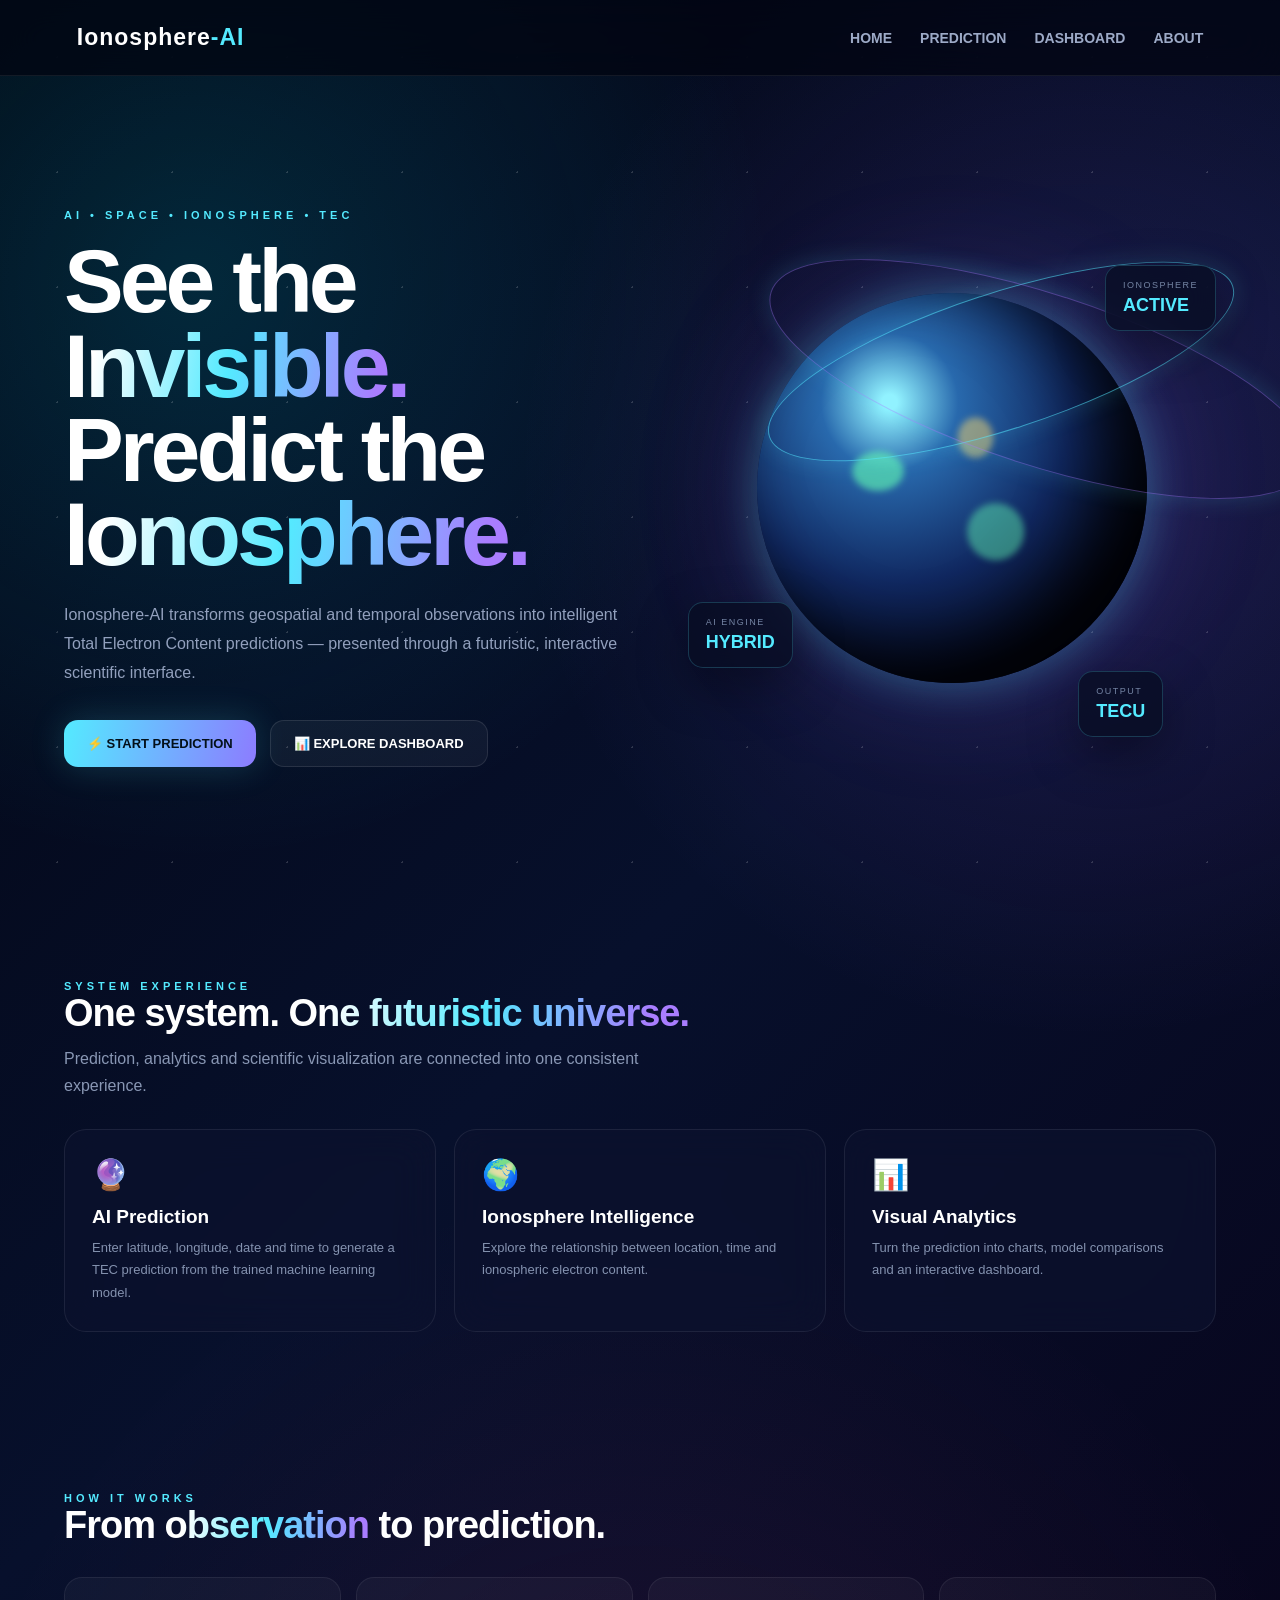
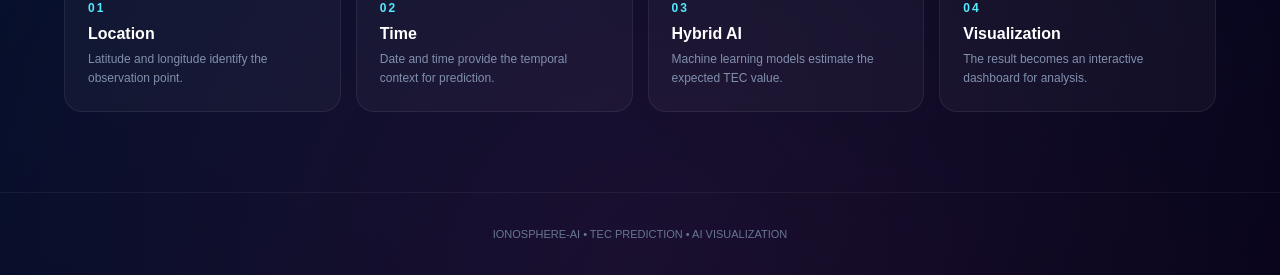
<file: templates/index.html>
<!DOCTYPE html>
<html lang="en">
<head>

    <meta charset="UTF-8">
    <meta name="viewport" content="width=device-width, initial-scale=1.0">

    <title>Ionosphere-AI | Home</title>

    <style>

        * {
            margin: 0;
            padding: 0;
            box-sizing: border-box;
        }

        html {
            scroll-behavior: smooth;
        }

        body {

            min-height: 100vh;

            font-family:
                "Segoe UI",
                Arial,
                sans-serif;

            color: white;

            background:
                radial-gradient(
                    circle at 15% 15%,
                    rgba(0,225,255,.15),
                    transparent 30%
                ),
                radial-gradient(
                    circle at 85% 25%,
                    rgba(143,92,255,.17),
                    transparent 32%
                ),
                radial-gradient(
                    circle at 50% 100%,
                    rgba(255,90,200,.08),
                    transparent 35%
                ),
                linear-gradient(
                    135deg,
                    #020511,
                    #07102c 50%,
                    #08041b
                );

            overflow-x: hidden;
        }


        /* ================= STARS ================= */

        body::before {

            content: "";

            position: fixed;

            inset: 0;

            pointer-events: none;

            background-image:
                radial-gradient(
                    circle,
                    white 1px,
                    transparent 1px
                );

            background-size:
                115px 115px;

            opacity: .16;

            z-index: -2;
        }


        /* ================= NAVBAR ================= */

        .navbar {

            height: 76px;

            padding: 0 6%;

            display: flex;

            align-items: center;

            justify-content: space-between;

            position: sticky;

            top: 0;

            z-index: 100;

            background:
                rgba(2,5,17,.72);

            backdrop-filter:
                blur(20px);

            border-bottom:
                1px solid
                rgba(255,255,255,.07);
        }


        .logo {

            color: white;

            text-decoration: none;

            font-size: 23px;

            font-weight: 900;

            letter-spacing: 1px;
        }


        .logo span {

            color: #54eaff;

        }


        .nav-links {

            display: flex;

            gap: 28px;

        }


        .nav-links a {

            color: #9daac7;

            text-decoration: none;

            font-size: 14px;

            font-weight: 700;

            transition: .3s;
        }


        .nav-links a:hover {

            color: #54eaff;

            text-shadow:
                0 0 18px
                rgba(84,234,255,.7);
        }


        /* ================= HERO ================= */

        .hero {

            width:
                min(1200px,90%);

            min-height:
                calc(100vh - 76px);

            margin:
                auto;

            display:
                grid;

            grid-template-columns:
                1.05fr .95fr;

            align-items:
                center;

            gap: 40px;

            padding:
                60px 0;
        }


        .eyebrow {

            color:
                #54eaff;

            font-size:
                11px;

            font-weight:
                900;

            letter-spacing:
                4px;

            text-transform:
                uppercase;
        }


        .hero h1 {

            margin-top:
                18px;

            font-size:
                clamp(
                    50px,
                    7vw,
                    90px
                );

            line-height:
                .94;

            letter-spacing:
                -4px;
        }


        .gradient {

            background:
                linear-gradient(
                    100deg,
                    #ffffff 10%,
                    #54eaff 48%,
                    #a97dff 90%
                );

            -webkit-background-clip:
                text;

            -webkit-text-fill-color:
                transparent;
        }


        .hero p {

            max-width:
                650px;

            margin-top:
                25px;

            color:
                #92a0bd;

            font-size:
                16px;

            line-height:
                1.8;
        }


        /* ================= BUTTONS ================= */

        .buttons {

            display:
                flex;

            gap:
                14px;

            flex-wrap:
                wrap;

            margin-top:
                32px;
        }


        .btn {

            display:
                inline-flex;

            align-items:
                center;

            justify-content:
                center;

            padding:
                15px 23px;

            border-radius:
                14px;

            text-decoration:
                none;

            font-size:
                13px;

            font-weight:
                900;

            transition:
                .3s;
        }


        .btn-primary {

            color:
                #03101a;

            background:
                linear-gradient(
                    100deg,
                    #54eaff,
                    #8c7cff
                );

            box-shadow:
                0 0 35px
                rgba(84,234,255,.18);
        }


        .btn-secondary {

            color:
                white;

            background:
                rgba(255,255,255,.045);

            border:
                1px solid
                rgba(255,255,255,.10);
        }


        .btn:hover {

            transform:
                translateY(-4px);

            box-shadow:
                0 15px 40px
                rgba(0,0,0,.35);
        }


        /* ================= EARTH ================= */

        .visual {

            position:
                relative;

            min-height:
                530px;

            display:
                flex;

            align-items:
                center;

            justify-content:
                center;
        }


        .earth {

            width:
                min(
                    390px,
                    70vw
                );

            aspect-ratio:
                1;

            border-radius:
                50%;

            position:
                relative;

            background:
                radial-gradient(
                    circle at 34% 28%,
                    #91f2ff 0 2%,
                    #2869ad 18%,
                    #10275f 48%,
                    #030616 74%
                );

            box-shadow:

                0 0 45px
                rgba(84,234,255,.32),

                inset -40px -25px 70px
                rgba(0,0,0,.75),

                0 0 130px
                rgba(139,99,255,.20);

            animation:
                earthFloat
                6s ease-in-out
                infinite;
        }


        .earth::before {

            content: "";

            position: absolute;

            inset: 7%;

            border-radius:
                50%;

            background:

                radial-gradient(
                    ellipse at 28% 45%,
                    rgba(100,255,180,.75)
                    0 7%,
                    transparent 8%
                ),

                radial-gradient(
                    ellipse at 57% 35%,
                    rgba(255,220,110,.6)
                    0 6%,
                    transparent 7%
                ),

                radial-gradient(
                    ellipse at 63% 63%,
                    rgba(100,255,180,.55)
                    0 9%,
                    transparent 10%
                );

            filter:
                blur(3px);

            opacity:
                .8;
        }


        .atmosphere {

            position:
                absolute;

            width:
                125%;

            height:
                35%;

            border:
                1px solid
                rgba(84,234,255,.55);

            border-radius:
                50%;

            transform:
                rotate(-18deg);

            box-shadow:
                0 0 25px
                rgba(84,234,255,.16);
        }


        .atmosphere.two {

            width:
                145%;

            height:
                44%;

            border-color:
                rgba(164,124,255,.38);

            transform:
                rotate(18deg);
        }


        @keyframes earthFloat {

            0%,100% {

                transform:
                    translateY(0)
                    rotate(0deg);

            }

            50% {

                transform:
                    translateY(-12px)
                    rotate(1deg);

            }

        }


        /* ================= FLOAT CARDS ================= */

        .float-card {

            position:
                absolute;

            padding:
                14px 17px;

            border-radius:
                15px;

            background:
                rgba(8,14,35,.78);

            border:
                1px solid
                rgba(84,234,255,.20);

            backdrop-filter:
                blur(15px);

            box-shadow:
                0 18px 50px
                rgba(0,0,0,.35);

            animation:
                float
                4s ease-in-out
                infinite;
        }


        .float-card small {

            display:
                block;

            color:
                #7585a4;

            font-size:
                9px;

            letter-spacing:
                1.5px;
        }


        .float-card strong {

            display:
                block;

            margin-top:
                5px;

            color:
                #54eaff;

            font-size:
                18px;
        }


        .card-one {

            top:
                8%;

            right:
                0;
        }


        .card-two {

            bottom:
                16%;

            left:
                0;

            animation-delay:
                1s;
        }


        .card-three {

            bottom:
                3%;

            right:
                10%;

            animation-delay:
                2s;
        }


        @keyframes float {

            50% {

                transform:
                    translateY(-10px);

            }

        }


        /* ================= FEATURES ================= */

        .section {

            width:
                min(
                    1200px,
                    90%
                );

            margin:
                auto;

            padding:
                80px 0;
        }


        .section-title {

            font-size:
                38px;

            letter-spacing:
                -1px;
        }


        .section-description {

            margin-top:
                10px;

            color:
                #8997b4;

            max-width:
                650px;

            line-height:
                1.7;
        }


        .features {

            display:
                grid;

            grid-template-columns:
                repeat(
                    3,
                    1fr
                );

            gap:
                18px;

            margin-top:
                30px;
        }


        .feature {

            padding:
                27px;

            border-radius:
                22px;

            background:
                rgba(12,19,46,.68);

            border:
                1px solid
                rgba(255,255,255,.08);

            backdrop-filter:
                blur(18px);

            transition:
                .35s;
        }


        .feature:hover {

            transform:
                translateY(-8px);

            border-color:
                rgba(84,234,255,.25);

            box-shadow:
                0 20px 60px
                rgba(0,0,0,.30);
        }


        .feature-icon {

            font-size:
                30px;
        }


        .feature h3 {

            margin-top:
                14px;

            font-size:
                19px;
        }


        .feature p {

            margin-top:
                9px;

            color:
                #8492af;

            font-size:
                13px;

            line-height:
                1.7;
        }


        /* ================= HOW IT WORKS ================= */

        .steps {

            display:
                grid;

            grid-template-columns:
                repeat(
                    4,
                    1fr
                );

            gap:
                15px;

            margin-top:
                30px;
        }


        .step {

            padding:
                23px;

            border-radius:
                18px;

            background:
                rgba(255,255,255,.035);

            border:
                1px solid
                rgba(255,255,255,.07);
        }


        .step-number {

            color:
                #54eaff;

            font-size:
                12px;

            font-weight:
                900;

            letter-spacing:
                2px;
        }


        .step h3 {

            margin-top:
                10px;

            font-size:
                16px;
        }


        .step p {

            margin-top:
                7px;

            color:
                #8190ad;

            font-size:
                12px;

            line-height:
                1.6;
        }


        /* ================= FOOTER ================= */

        footer {

            padding:
                35px 6%;

            text-align:
                center;

            color:
                #687792;

            font-size:
                11px;

            border-top:
                1px solid
                rgba(255,255,255,.06);
        }


        /* ================= RESPONSIVE ================= */

        @media(max-width:900px) {

            .hero {

                grid-template-columns:
                    1fr;

                text-align:
                    center;
            }


            .hero p {

                margin-left:
                    auto;

                margin-right:
                    auto;
            }


            .buttons {

                justify-content:
                    center;
            }


            .visual {

                min-height:
                    430px;
            }


            .features {

                grid-template-columns:
                    1fr 1fr;
            }


            .steps {

                grid-template-columns:
                    1fr 1fr;
            }

        }


        @media(max-width:600px) {

            .nav-links {

                display:
                    none;
            }


            .hero,
            .section {

                width:
                    92%;
            }


            .hero h1 {

                letter-spacing:
                    -2px;
            }


            .visual {

                min-height:
                    350px;
            }


            .features,
            .steps {

                grid-template-columns:
                    1fr;
            }


            .earth {

                width:
                    280px;
            }

        }

    </style>

</head>


<body>


<!-- =====================================================
     NAVBAR
===================================================== -->

<nav class="navbar">

    <a
        href="/home"
        class="logo"
    >
        Ionosphere<span>-AI</span>
    </a>


    <div class="nav-links">

        <a
            href="/home"
        >
            HOME
        </a>

        <a
            href="/prediction"
        >
            PREDICTION
        </a>

        <a
            href="/dashboard"
        >
            DASHBOARD
        </a>

        <a
            href="/about"
        >
            ABOUT
        </a>

    </div>

</nav>


<!-- =====================================================
     HERO
===================================================== -->

<section class="hero">


    <!-- LEFT -->

    <div>

        <div class="eyebrow">
            AI • SPACE • IONOSPHERE • TEC
        </div>


        <h1>

            See the
            <span class="gradient">
                Invisible.
            </span>

            <br>

            Predict the
            <span class="gradient">
                Ionosphere.
            </span>

        </h1>


        <p>

            Ionosphere-AI transforms geospatial and
            temporal observations into intelligent
            Total Electron Content predictions —
            presented through a futuristic,
            interactive scientific interface.

        </p>


        <div class="buttons">

            <a
                href="/prediction"
                class="btn btn-primary"
            >
                ⚡ START PREDICTION
            </a>


            <a
                href="/dashboard"
                class="btn btn-secondary"
            >
                📊 EXPLORE DASHBOARD
            </a>

        </div>

    </div>


    <!-- RIGHT -->

    <div class="visual">


        <div class="earth">

            <div
                class="atmosphere"
            ></div>

            <div
                class="atmosphere two"
            ></div>

        </div>


        <!-- FLOAT CARD -->

        <div
            class="float-card card-one"
        >

            <small>
                IONOSPHERE
            </small>

            <strong>
                ACTIVE
            </strong>

        </div>


        <div
            class="float-card card-two"
        >

            <small>
                AI ENGINE
            </small>

            <strong>
                HYBRID
            </strong>

        </div>


        <div
            class="float-card card-three"
        >

            <small>
                OUTPUT
            </small>

            <strong>
                TECU
            </strong>

        </div>

    </div>

</section>


<!-- =====================================================
     FEATURES
===================================================== -->

<section class="section">


    <div class="eyebrow">
        SYSTEM EXPERIENCE
    </div>


    <h2 class="section-title">

        One system.
        <span class="gradient">
            One futuristic universe.
        </span>

    </h2>


    <p class="section-description">

        Prediction, analytics and scientific
        visualization are connected into one
        consistent experience.

    </p>


    <div class="features">


        <div class="feature">

            <div class="feature-icon">
                🔮
            </div>

            <h3>
                AI Prediction
            </h3>

            <p>
                Enter latitude, longitude,
                date and time to generate
                a TEC prediction from the
                trained machine learning model.
            </p>

        </div>


        <div class="feature">

            <div class="feature-icon">
                🌍
            </div>

            <h3>
                Ionosphere Intelligence
            </h3>

            <p>
                Explore the relationship between
                location, time and ionospheric
                electron content.
            </p>

        </div>


        <div class="feature">

            <div class="feature-icon">
                📊
            </div>

            <h3>
                Visual Analytics
            </h3>

            <p>
                Turn the prediction into charts,
                model comparisons and an
                interactive dashboard.
            </p>

        </div>

    </div>

</section>


<!-- =====================================================
     HOW IT WORKS
===================================================== -->

<section class="section">


    <div class="eyebrow">
        HOW IT WORKS
    </div>


    <h2 class="section-title">

        From
        <span class="gradient">
            observation
        </span>
        to prediction.

    </h2>


    <div class="steps">


        <div class="step">

            <div class="step-number">
                01
            </div>

            <h3>
                Location
            </h3>

            <p>
                Latitude and longitude
                identify the observation
                point.
            </p>

        </div>


        <div class="step">

            <div class="step-number">
                02
            </div>

            <h3>
                Time
            </h3>

            <p>
                Date and time provide
                the temporal context
                for prediction.
            </p>

        </div>


        <div class="step">

            <div class="step-number">
                03
            </div>

            <h3>
                Hybrid AI
            </h3>

            <p>
                Machine learning models
                estimate the expected
                TEC value.
            </p>

        </div>


        <div class="step">

            <div class="step-number">
                04
            </div>

            <h3>
                Visualization
            </h3>

            <p>
                The result becomes
                an interactive dashboard
                for analysis.
            </p>

        </div>

    </div>

</section>


<!-- =====================================================
     FOOTER
===================================================== -->

<footer>

    IONOSPHERE-AI
    •
    TEC PREDICTION
    •
    AI VISUALIZATION

</footer>


</body>
</html>
</file>
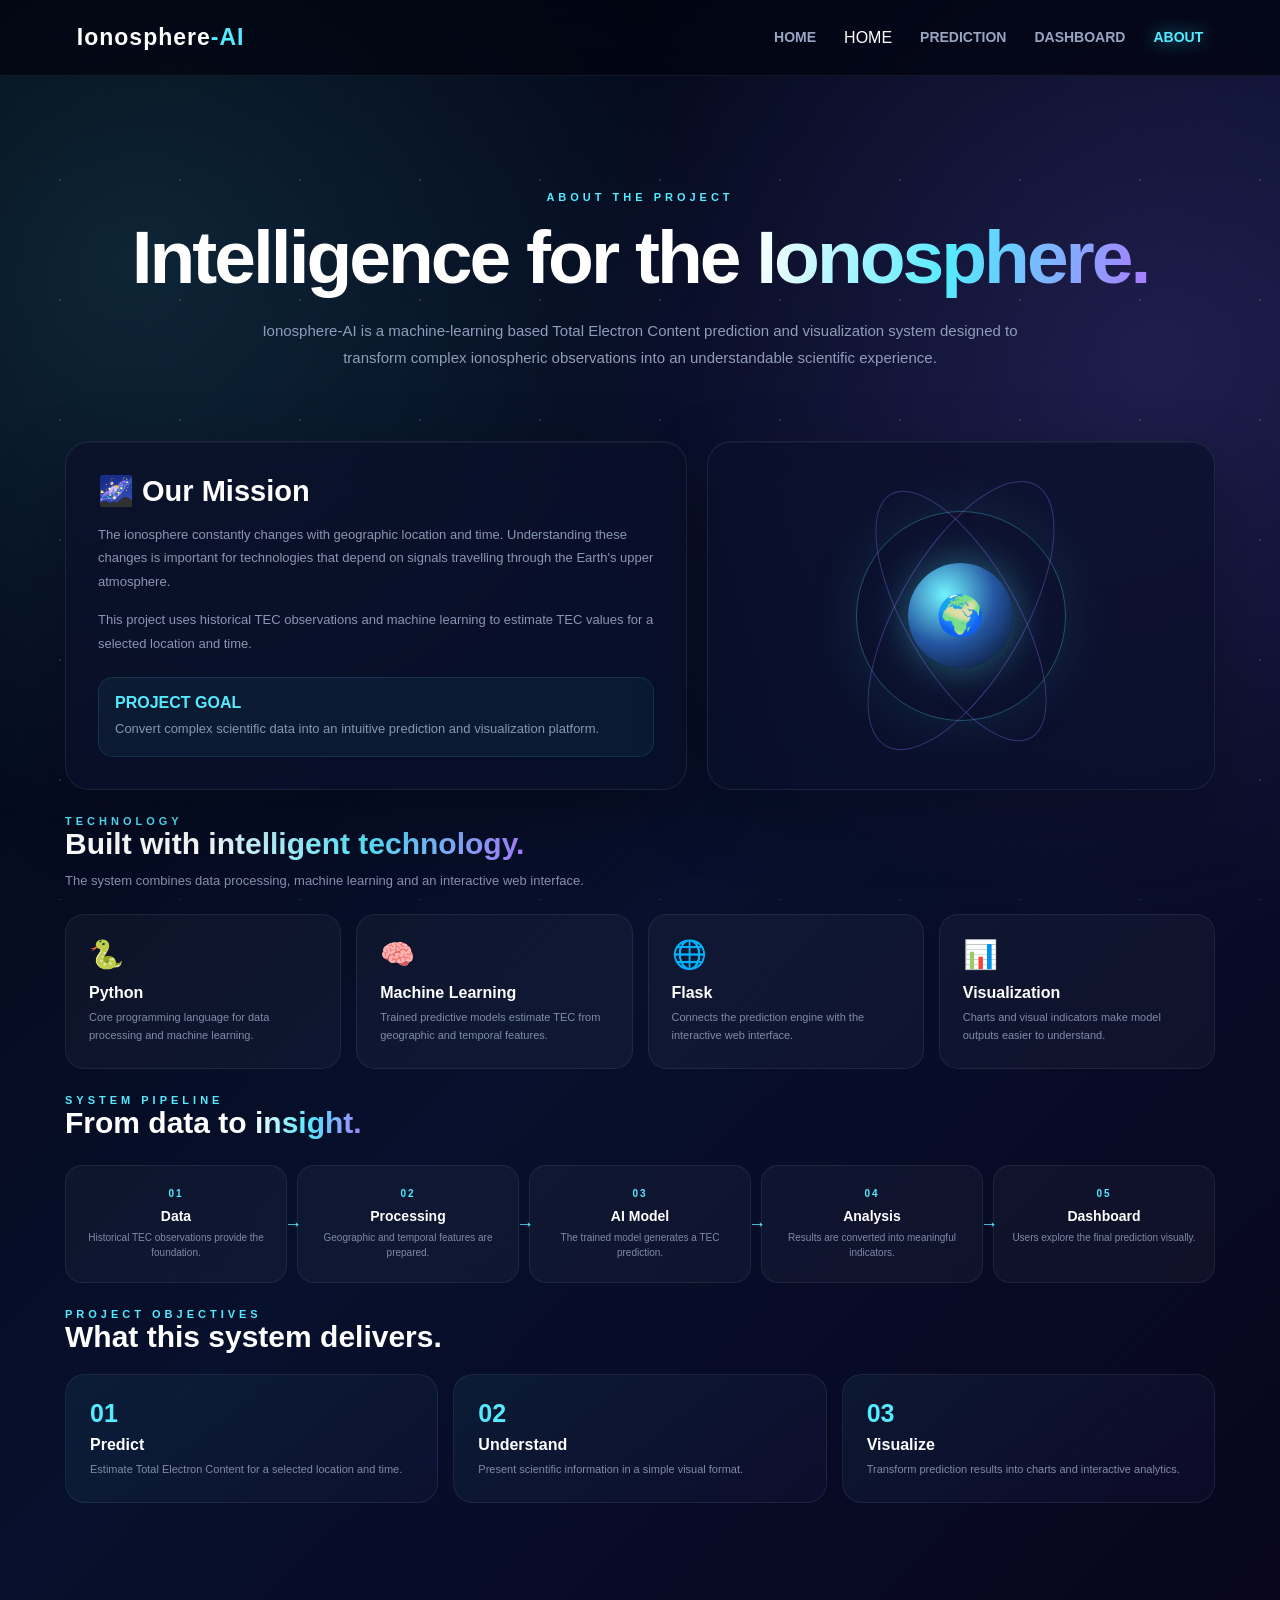
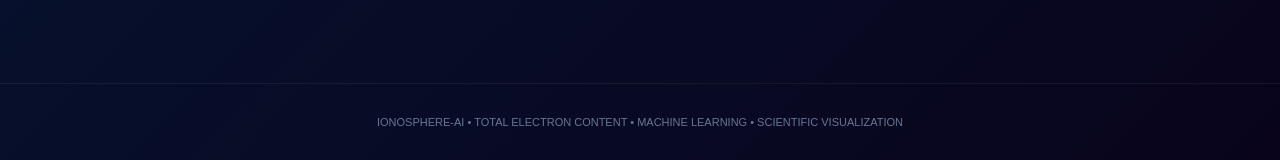
<file: templates/about.html>
<!DOCTYPE html>
<html lang="en">
<head>

<meta charset="UTF-8">
<meta name="viewport" content="width=device-width, initial-scale=1.0">

<title>About | Ionosphere-AI</title>

<style>

*{
    margin:0;
    padding:0;
    box-sizing:border-box;
}

body{
    min-height:100vh;
    font-family:"Segoe UI",Arial,sans-serif;
    color:white;

    background:
        radial-gradient(circle at 10% 15%,rgba(84,234,255,.13),transparent 30%),
        radial-gradient(circle at 90% 20%,rgba(157,102,255,.16),transparent 32%),
        linear-gradient(135deg,#020511,#07102c 52%,#09041c);

    overflow-x:hidden;
}

body::before{
    content:"";
    position:fixed;
    inset:0;
    pointer-events:none;

    background-image:
        radial-gradient(circle,white 1px,transparent 1px);

    background-size:120px 120px;
    opacity:.13;
    z-index:-1;
}


/* ================= NAVBAR ================= */

.navbar{
    height:76px;
    padding:0 6%;

    display:flex;
    align-items:center;
    justify-content:space-between;

    position:sticky;
    top:0;
    z-index:100;

    background:rgba(2,5,17,.76);
    backdrop-filter:blur(20px);

    border-bottom:1px solid rgba(255,255,255,.07);
}

.logo{
    color:white;
    text-decoration:none;

    font-size:23px;
    font-weight:900;
    letter-spacing:1px;
}

.logo span{
    color:#54eaff;
}

.nav-links{
    display:flex;
    gap:28px;
}

.nav-links a{
    color:#98a6c3;
    text-decoration:none;

    font-size:14px;
    font-weight:700;

    transition:.3s;
}

.nav-links a:hover,
.nav-links a.active{
    color:#54eaff;

    text-shadow:
        0 0 18px rgba(84,234,255,.7);
}


/* ================= MAIN ================= */

.container{
    width:min(1150px,90%);
    margin:auto;
    padding:80px 0 100px;
}


/* ================= HERO ================= */

.hero{
    text-align:center;
    padding:35px 0 70px;
}

.eyebrow{
    color:#54eaff;

    font-size:11px;
    font-weight:900;

    letter-spacing:4px;
    text-transform:uppercase;
}

.hero h1{
    margin-top:17px;

    font-size:
        clamp(45px,7vw,75px);

    line-height:1;

    letter-spacing:-3px;
}

.gradient{
    background:
        linear-gradient(
            100deg,
            #fff,
            #54eaff,
            #a87cff
        );

    -webkit-background-clip:text;
    -webkit-text-fill-color:transparent;
}

.hero p{
    max-width:760px;
    margin:22px auto 0;

    color:#8f9db9;

    font-size:15px;
    line-height:1.8;
}


/* ================= GLASS ================= */

.glass{
    background:
        rgba(10,17,42,.70);

    border:
        1px solid rgba(255,255,255,.08);

    border-radius:24px;

    padding:32px;

    backdrop-filter:blur(20px);

    box-shadow:
        0 25px 70px rgba(0,0,0,.28),

        inset 0 1px 0
        rgba(255,255,255,.04);
}


/* ================= MISSION ================= */

.mission{
    display:grid;

    grid-template-columns:
        1.1fr .9fr;

    gap:20px;

    align-items:stretch;
}

.mission h2{
    font-size:29px;
}

.mission p{
    margin-top:15px;

    color:#8997b3;

    font-size:13px;
    line-height:1.8;
}

.highlight{
    margin-top:22px;

    padding:16px;

    border-radius:15px;

    background:
        rgba(84,234,255,.05);

    border:
        1px solid rgba(84,234,255,.12);
}

.highlight strong{
    color:#54eaff;
}

.highlight p{
    margin-top:5px;
}


/* ================= ORBIT ================= */

.orbit-card{
    display:flex;

    align-items:center;
    justify-content:center;

    min-height:300px;

    position:relative;
    overflow:hidden;
}

.orbit{
    width:210px;
    height:210px;

    border-radius:50%;

    border:
        1px solid
        rgba(84,234,255,.30);

    position:relative;

    display:flex;
    align-items:center;
    justify-content:center;

    box-shadow:
        0 0 55px
        rgba(84,234,255,.10);
}

.orbit::before,
.orbit::after{
    content:"";

    position:absolute;

    border:1px solid
        rgba(145,120,255,.35);

    border-radius:50%;

    transform:rotate(60deg);
}

.orbit::before{
    width:280px;
    height:110px;
}

.orbit::after{
    width:300px;
    height:125px;

    transform:rotate(-60deg);
}

.core{
    width:105px;
    height:105px;

    border-radius:50%;

    display:flex;
    align-items:center;
    justify-content:center;

    font-size:39px;

    background:
        radial-gradient(
            circle at 35% 30%,
            #72f4ff,
            #2456a1 50%,
            #06091c
        );

    box-shadow:
        0 0 40px
        rgba(84,234,255,.4);
}


/* ================= TECHNOLOGY ================= */

.section{
    margin-top:25px;
}

.section-title{
    font-size:30px;
}

.section-description{
    margin-top:9px;

    color:#8492ae;

    font-size:13px;
    line-height:1.7;
}

.tech-grid{
    display:grid;

    grid-template-columns:
        repeat(4,1fr);

    gap:15px;

    margin-top:22px;
}

.tech{
    padding:23px;

    border-radius:19px;

    background:
        rgba(255,255,255,.035);

    border:
        1px solid
        rgba(255,255,255,.07);

    transition:.3s;
}

.tech:hover{
    transform:translateY(-7px);

    border-color:
        rgba(84,234,255,.25);

    box-shadow:
        0 20px 50px
        rgba(0,0,0,.25);
}

.tech-icon{
    font-size:28px;
}

.tech h3{
    margin-top:13px;
    font-size:16px;
}

.tech p{
    margin-top:7px;

    color:#7f8da9;

    font-size:11px;
    line-height:1.6;
}


/* ================= PIPELINE ================= */

.pipeline{
    display:grid;

    grid-template-columns:
        repeat(5,1fr);

    gap:10px;

    margin-top:25px;
}

.pipeline-item{
    position:relative;

    padding:22px 15px;

    text-align:center;

    border-radius:17px;

    background:
        rgba(255,255,255,.035);

    border:
        1px solid
        rgba(255,255,255,.07);
}

.pipeline-item:not(:last-child)::after{
    content:"→";

    position:absolute;

    right:-16px;
    top:50%;

    transform:translateY(-50%);

    color:#54eaff;

    font-size:18px;

    z-index:2;
}

.pipeline-number{
    color:#54eaff;

    font-size:10px;

    font-weight:900;

    letter-spacing:2px;
}

.pipeline-item h3{
    margin-top:9px;

    font-size:14px;
}

.pipeline-item p{
    margin-top:6px;

    color:#7e8ba7;

    font-size:10px;

    line-height:1.5;
}


/* ================= OBJECTIVE ================= */

.objective{
    margin-top:20px;

    display:grid;

    grid-template-columns:
        repeat(3,1fr);

    gap:15px;
}

.objective-card{
    padding:24px;

    border-radius:20px;

    background:
        linear-gradient(
            145deg,
            rgba(84,234,255,.06),
            rgba(142,112,255,.04)
        );

    border:
        1px solid
        rgba(255,255,255,.07);
}

.objective-card strong{
    display:block;

    color:#54eaff;

    font-size:25px;
}

.objective-card h3{
    margin-top:8px;

    font-size:16px;
}

.objective-card p{
    margin-top:7px;

    color:#7f8ca7;

    font-size:11px;

    line-height:1.6;
}


/* ================= FOOTER ================= */

footer{
    margin-top:80px;

    padding:32px 6%;

    text-align:center;

    color:#687792;

    font-size:11px;

    border-top:
        1px solid
        rgba(255,255,255,.06);
}


/* ================= RESPONSIVE ================= */

@media(max-width:900px){

    .mission{
        grid-template-columns:1fr;
    }

    .tech-grid{
        grid-template-columns:
            repeat(2,1fr);
    }

    .pipeline{
        grid-template-columns:
            1fr 1fr;
    }

    .pipeline-item:not(:last-child)::after{
        display:none;
    }

    .objective{
        grid-template-columns:1fr;
    }
}


@media(max-width:600px){

    .nav-links{
        display:none;
    }

    .container{
        width:92%;
    }

    .tech-grid{
        grid-template-columns:1fr;
    }

    .pipeline{
        grid-template-columns:1fr;
    }

    .hero h1{
        letter-spacing:-2px;
    }
}

</style>

</head>


<body>


<!-- ================= NAVBAR ================= -->

<nav class="navbar">

    <a
        href="/home"
        class="logo"
    >
        Ionosphere<span>-AI</span>
    </a>


    <div class="nav-links">

        <a href="{{ url_for('home') }}">HOME</a>
            HOME
        </a>

        <a href="/prediction">
            PREDICTION
        </a>

        <a href="/dashboard">
            DASHBOARD
        </a>

        <a
            href="/about"
            class="active"
        >
            ABOUT
        </a>

    </div>

</nav>



<main class="container">


<!-- ================= HERO ================= -->

<section class="hero">

    <div class="eyebrow">
        ABOUT THE PROJECT
    </div>

    <h1>

        Intelligence for the
        <span class="gradient">
            Ionosphere.
        </span>

    </h1>

    <p>

        Ionosphere-AI is a machine-learning based
        Total Electron Content prediction and
        visualization system designed to transform
        complex ionospheric observations into an
        understandable scientific experience.

    </p>

</section>



<!-- ================= MISSION ================= -->

<section class="mission">


    <div class="glass">

        <h2>
            🌌 Our Mission
        </h2>

        <p>

            The ionosphere constantly changes with
            geographic location and time. Understanding
            these changes is important for technologies
            that depend on signals travelling through
            the Earth's upper atmosphere.

        </p>

        <p>

            This project uses historical TEC observations
            and machine learning to estimate TEC values
            for a selected location and time.

        </p>


        <div class="highlight">

            <strong>
                PROJECT GOAL
            </strong>

            <p>

                Convert complex scientific data into
                an intuitive prediction and visualization
                platform.

            </p>

        </div>

    </div>


    <div class="glass orbit-card">

        <div class="orbit">

            <div class="core">
                🌍
            </div>

        </div>

    </div>

</section>



<!-- ================= TECHNOLOGY ================= -->

<section class="section">

    <div class="eyebrow">
        TECHNOLOGY
    </div>

    <h2 class="section-title">

        Built with
        <span class="gradient">
            intelligent technology.
        </span>

    </h2>

    <p class="section-description">

        The system combines data processing,
        machine learning and an interactive
        web interface.

    </p>


    <div class="tech-grid">


        <div class="tech">

            <div class="tech-icon">
                🐍
            </div>

            <h3>
                Python
            </h3>

            <p>
                Core programming language for
                data processing and machine
                learning.
            </p>

        </div>


        <div class="tech">

            <div class="tech-icon">
                🧠
            </div>

            <h3>
                Machine Learning
            </h3>

            <p>
                Trained predictive models estimate
                TEC from geographic and temporal
                features.
            </p>

        </div>


        <div class="tech">

            <div class="tech-icon">
                🌐
            </div>

            <h3>
                Flask
            </h3>

            <p>
                Connects the prediction engine
                with the interactive web interface.
            </p>

        </div>


        <div class="tech">

            <div class="tech-icon">
                📊
            </div>

            <h3>
                Visualization
            </h3>

            <p>
                Charts and visual indicators make
                model outputs easier to understand.
            </p>

        </div>

    </div>

</section>



<!-- ================= PIPELINE ================= -->

<section class="section">

    <div class="eyebrow">
        SYSTEM PIPELINE
    </div>

    <h2 class="section-title">

        From data to
        <span class="gradient">
            insight.
        </span>

    </h2>


    <div class="pipeline">


        <div class="pipeline-item">

            <div class="pipeline-number">
                01
            </div>

            <h3>
                Data
            </h3>

            <p>
                Historical TEC observations
                provide the foundation.
            </p>

        </div>


        <div class="pipeline-item">

            <div class="pipeline-number">
                02
            </div>

            <h3>
                Processing
            </h3>

            <p>
                Geographic and temporal
                features are prepared.
            </p>

        </div>


        <div class="pipeline-item">

            <div class="pipeline-number">
                03
            </div>

            <h3>
                AI Model
            </h3>

            <p>
                The trained model generates
                a TEC prediction.
            </p>

        </div>


        <div class="pipeline-item">

            <div class="pipeline-number">
                04
            </div>

            <h3>
                Analysis
            </h3>

            <p>
                Results are converted into
                meaningful indicators.
            </p>

        </div>


        <div class="pipeline-item">

            <div class="pipeline-number">
                05
            </div>

            <h3>
                Dashboard
            </h3>

            <p>
                Users explore the final
                prediction visually.
            </p>

        </div>

    </div>

</section>



<!-- ================= OBJECTIVES ================= -->

<section class="section">

    <div class="eyebrow">
        PROJECT OBJECTIVES
    </div>

    <h2 class="section-title">
        What this system delivers.
    </h2>


    <div class="objective">


        <div class="objective-card">

            <strong>
                01
            </strong>

            <h3>
                Predict
            </h3>

            <p>
                Estimate Total Electron Content
                for a selected location and time.
            </p>

        </div>


        <div class="objective-card">

            <strong>
                02
            </strong>

            <h3>
                Understand
            </h3>

            <p>
                Present scientific information
                in a simple visual format.
            </p>

        </div>


        <div class="objective-card">

            <strong>
                03
            </strong>

            <h3>
                Visualize
            </h3>

            <p>
                Transform prediction results into
                charts and interactive analytics.
            </p>

        </div>

    </div>

</section>


</main>



<footer>

    IONOSPHERE-AI
    •
    TOTAL ELECTRON CONTENT
    •
    MACHINE LEARNING
    •
    SCIENTIFIC VISUALIZATION

</footer>


</body>
</html>
</file>
